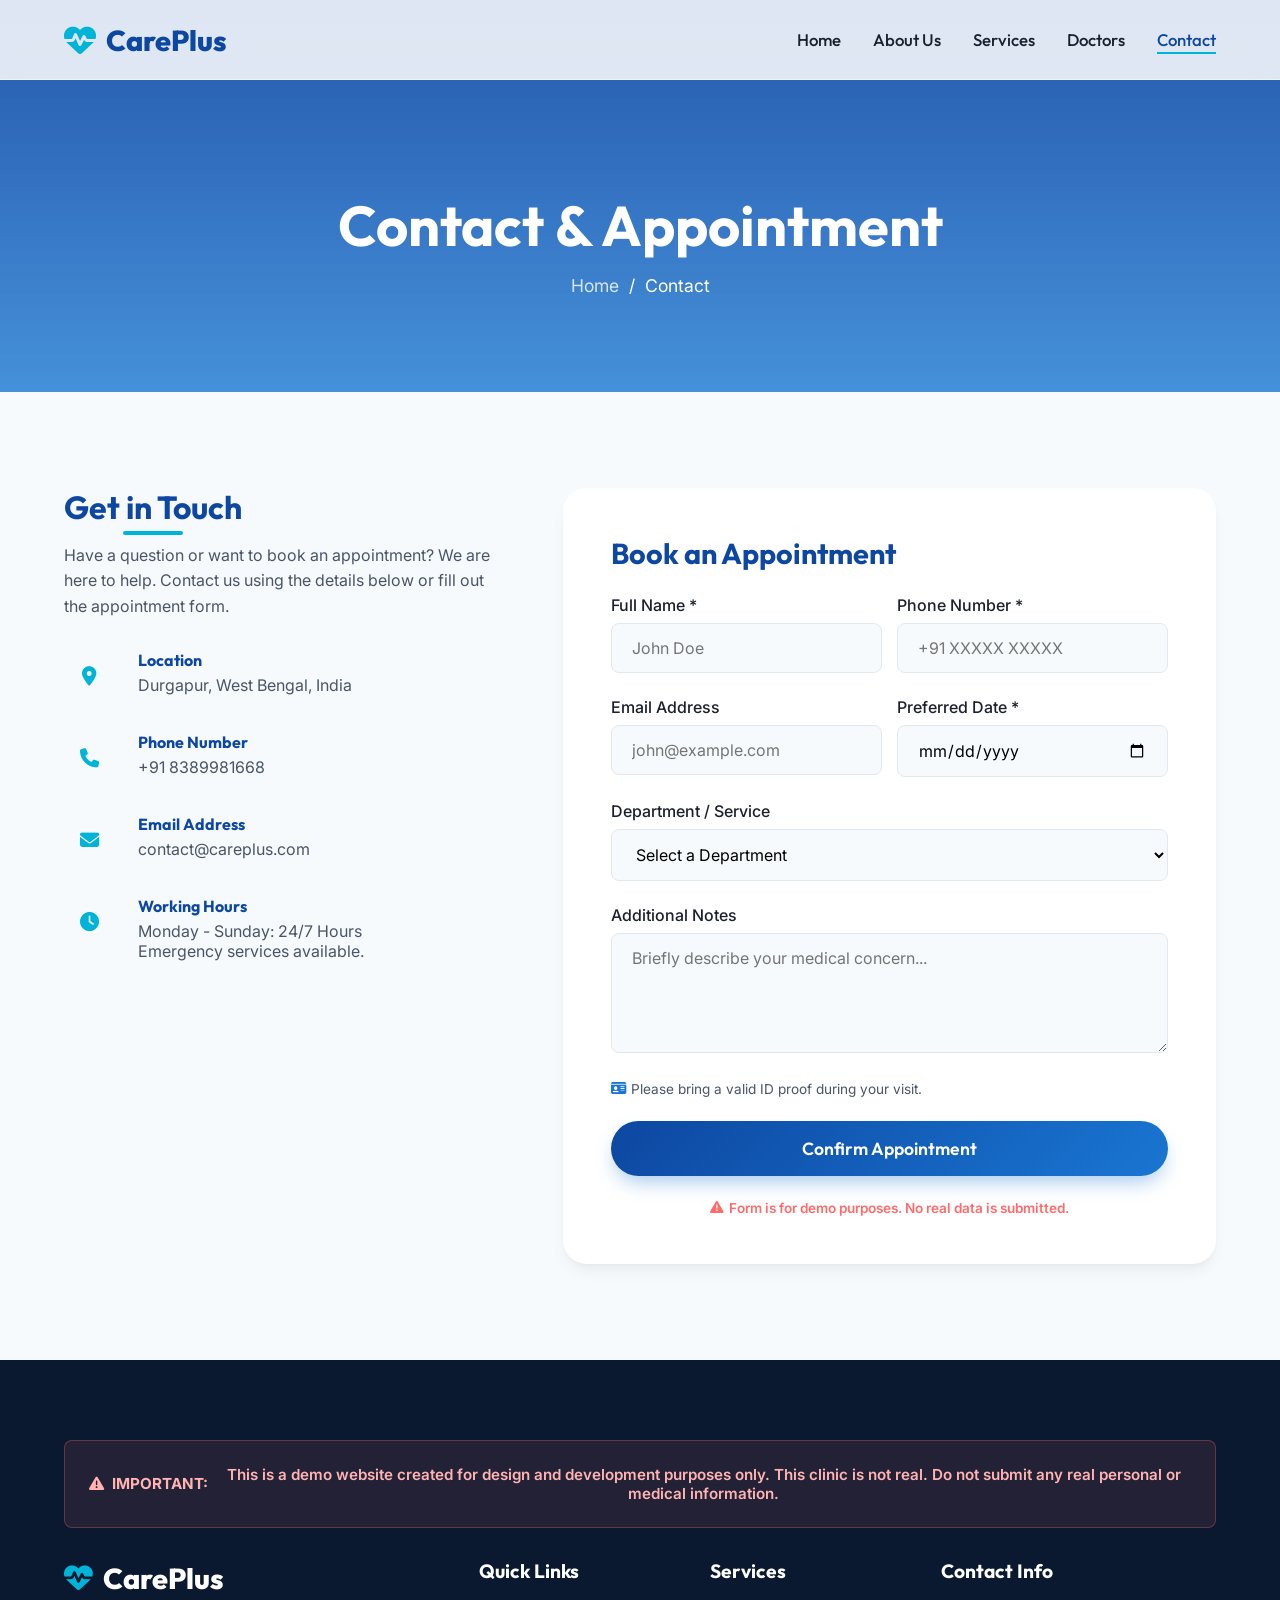
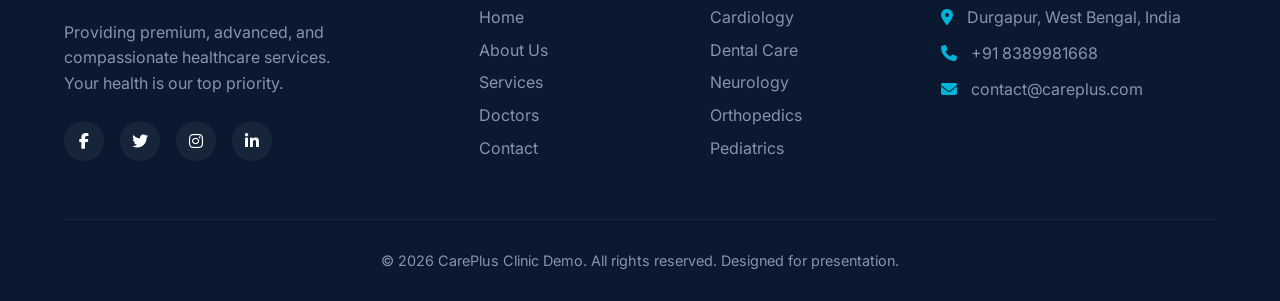
<file: contact.html>
<!DOCTYPE html>
<html lang="en">
<head>
    <meta charset="UTF-8">
    <meta name="viewport" content="width=device-width, initial-scale=1.0">
    <title>Contact Us & Appointments | CarePlus Clinic Demo</title>
    <!-- Font Awesome -->
    <link rel="stylesheet" href="https://cdnjs.cloudflare.com/ajax/libs/font-awesome/6.4.0/css/all.min.css">
    <!-- Custom CSS -->
    <link rel="stylesheet" href="css/style.css">
</head>
<body>

    <!-- Navbar -->
    <nav class="navbar">
        <div class="container nav-container">
            <a href="index.html" class="logo">
                <i class="fa-solid fa-heart-pulse"></i> <span>CarePlus</span>
            </a>
            <ul class="nav-links">
                <li><a href="index.html">Home</a></li>
                <li><a href="about.html">About Us</a></li>
                <li><a href="services.html">Services</a></li>
                <li><a href="doctors.html">Doctors</a></li>
                <li><a href="contact.html" class="active">Contact</a></li>
            </ul>
            <button class="mobile-menu-btn"><i class="fa-solid fa-bars"></i></button>
        </div>
    </nav>

    <!-- Inner Header -->
    <header class="inner-header">
        <div class="container reveal">
            <h1>Contact & Appointment</h1>
            <div class="breadcrumb">
                <a href="index.html">Home</a> / <span>Contact</span>
            </div>
        </div>
    </header>

    <!-- Contact & Form Section -->
    <section class="section-padding bg-light">
        <div class="container contact-grid">
            
            <div class="contact-info reveal-left">
                <h2 class="section-title" style="text-align:left; font-size:2rem;">Get in Touch</h2>
                <p style="color:var(--text-muted); margin-bottom:2rem; line-height:1.6;">Have a question or want to book an appointment? We are here to help. Contact us using the details below or fill out the appointment form.</p>
                
                <div class="contact-info-list">
                    <div class="contact-info-item">
                        <div class="contact-icon"><i class="fa-solid fa-location-dot"></i></div>
                        <div class="contact-details">
                            <h4>Location</h4>
                            <p>Durgapur, West Bengal, India</p>
                        </div>
                    </div>
                    <div class="contact-info-item">
                        <div class="contact-icon"><i class="fa-solid fa-phone"></i></div>
                        <div class="contact-details">
                            <h4>Phone Number</h4>
                            <p>+91 8389981668</p>
                        </div>
                    </div>
                    <div class="contact-info-item">
                        <div class="contact-icon"><i class="fa-solid fa-envelope"></i></div>
                        <div class="contact-details">
                            <h4>Email Address</h4>
                            <p>contact@careplus.com</p>
                        </div>
                    </div>
                    <div class="contact-info-item">
                        <div class="contact-icon"><i class="fa-solid fa-clock"></i></div>
                        <div class="contact-details">
                            <h4>Working Hours</h4>
                            <p>Monday - Sunday: 24/7 Hours<br>Emergency services available.</p>
                        </div>
                    </div>
                </div>
            </div>

            <div class="contact-form-container reveal-right">
                <h3 style="font-family:'Outfit', sans-serif; font-size:1.8rem; color:var(--primary-color); margin-bottom:1.5rem;">Book an Appointment</h3>
                <form id="demo-contact-form">
                    <div style="display:grid; grid-template-columns:1fr 1fr; gap:15px;">
                        <div class="form-group">
                            <label class="form-label" for="name">Full Name *</label>
                            <input type="text" id="name" class="form-control" placeholder="John Doe" required>
                        </div>
                        <div class="form-group">
                            <label class="form-label" for="phone">Phone Number *</label>
                            <input type="tel" id="phone" class="form-control" placeholder="+91 XXXXX XXXXX" required>
                        </div>
                    </div>
                    
                    <div style="display:grid; grid-template-columns:1fr 1fr; gap:15px;">
                        <div class="form-group">
                            <label class="form-label" for="email">Email Address</label>
                            <input type="email" id="email" class="form-control" placeholder="john@example.com">
                        </div>
                        <div class="form-group">
                            <label class="form-label" for="date">Preferred Date *</label>
                            <input type="date" id="date" class="form-control" required>
                        </div>
                    </div>

                    <div class="form-group">
                        <label class="form-label" for="service">Department / Service</label>
                        <select id="service" class="form-control">
                            <option value="">Select a Department</option>
                            <option value="General">General Checkup</option>
                            <option value="Cardiology">Cardiology</option>
                            <option value="Dental">Dental Care</option>
                            <option value="Neurology">Neurology</option>
                            <option value="Pediatrics">Pediatrics</option>
                        </select>
                    </div>
                    
                    <div class="form-group">
                        <label class="form-label" for="message">Additional Notes</label>
                        <textarea id="message" class="form-control" placeholder="Briefly describe your medical concern..."></textarea>
                    </div>

                    <div class="form-note" style="margin-bottom:1.5rem; color:var(--text-muted);">
                        <i class="fa-solid fa-id-card" style="color:var(--secondary-color);"></i> Please bring a valid ID proof during your visit.
                    </div>

                    <button type="submit" class="btn btn-primary" style="width:100%; font-size:1.1rem; padding:16px;">Confirm Appointment</button>
                    
                    <div class="form-note" style="justify-content:center; margin-top:1.5rem; color:#ff6b6b; font-weight:600;">
                        <i class="fa-solid fa-triangle-exclamation"></i> Form is for demo purposes. No real data is submitted.
                    </div>
                </form>
            </div>
            
        </div>
    </section>

    <!-- Footer -->
    <footer class="footer">
        <div class="container">
            <div class="demo-disclaimer">
                <p><i class="fa-solid fa-triangle-exclamation"></i> <strong>IMPORTANT:</strong> This is a demo website created for design and development purposes only. This clinic is not real. Do not submit any real personal or medical information.</p>
            </div>
            
            <div class="footer-grid">
                <div>
                    <div class="footer-logo">
                        <i class="fa-solid fa-heart-pulse"></i> CarePlus
                    </div>
                    <p class="footer-desc">Providing premium, advanced, and compassionate healthcare services. Your health is our top priority.</p>
                    <div class="social-links">
                        <a href="#"><i class="fa-brands fa-facebook-f"></i></a>
                        <a href="#"><i class="fa-brands fa-twitter"></i></a>
                        <a href="#"><i class="fa-brands fa-instagram"></i></a>
                        <a href="#"><i class="fa-brands fa-linkedin-in"></i></a>
                    </div>
                </div>
                
                <div>
                    <h4 class="footer-title">Quick Links</h4>
                    <ul class="footer-links">
                        <li><a href="index.html">Home</a></li>
                        <li><a href="about.html">About Us</a></li>
                        <li><a href="services.html">Services</a></li>
                        <li><a href="doctors.html">Doctors</a></li>
                        <li><a href="contact.html">Contact</a></li>
                    </ul>
                </div>
                
                <div>
                    <h4 class="footer-title">Services</h4>
                    <ul class="footer-links">
                        <li><a href="services.html">Cardiology</a></li>
                        <li><a href="services.html">Dental Care</a></li>
                        <li><a href="services.html">Neurology</a></li>
                        <li><a href="services.html">Orthopedics</a></li>
                        <li><a href="services.html">Pediatrics</a></li>
                    </ul>
                </div>
                
                <div>
                    <h4 class="footer-title">Contact Info</h4>
                    <ul class="footer-links">
                        <li style="color:#8892b0; margin-bottom:1rem;"><i class="fa-solid fa-location-dot" style="color:var(--accent-color); margin-right:10px;"></i> Durgapur, West Bengal, India</li>
                        <li style="margin-bottom:1rem;"><a href="tel:+918389981668"><i class="fa-solid fa-phone" style="color:var(--accent-color); margin-right:10px;"></i> +91 8389981668</a></li>
                        <li><a href="mailto:contact@careplus.com"><i class="fa-solid fa-envelope" style="color:var(--accent-color); margin-right:10px;"></i> contact@careplus.com</a></li>
                    </ul>
                </div>
            </div>
            
            <div class="footer-bottom">
                <p>&copy; 2026 CarePlus Clinic Demo. All rights reserved. Designed for presentation.</p>
            </div>
        </div>
    </footer>

    <!-- Success Modal Popup -->
    <div class="modal-overlay" id="success-modal">
        <div class="modal-content">
            <div class="modal-icon"><i class="fa-solid fa-check"></i></div>
            <h3>Request Received!</h3>
            <p>This is a demo form. No data has been submitted, but your UI interaction was successful.</p>
            <button class="btn btn-secondary" id="close-modal">Close Window</button>
        </div>
    </div>

    <!-- Custom JS -->
    <script src="js/main.js"></script>
</body>
</html>
</file>
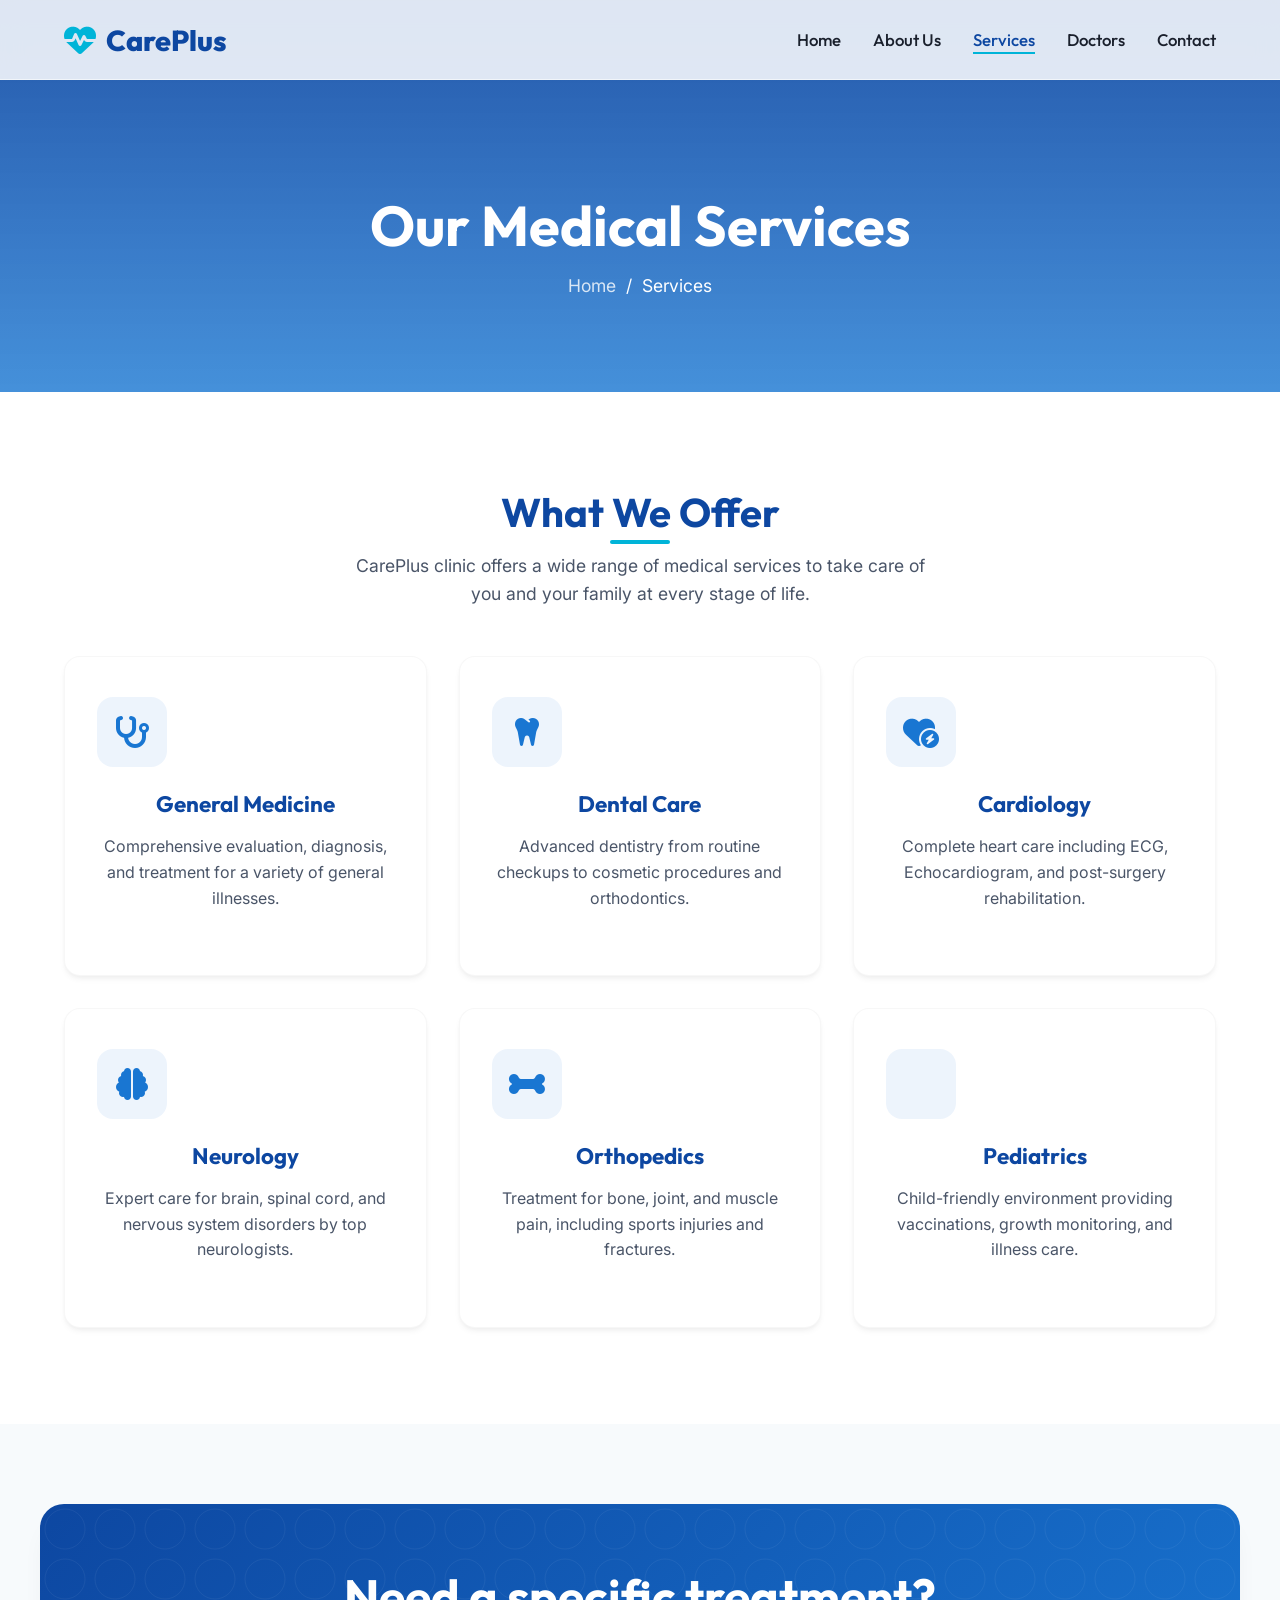
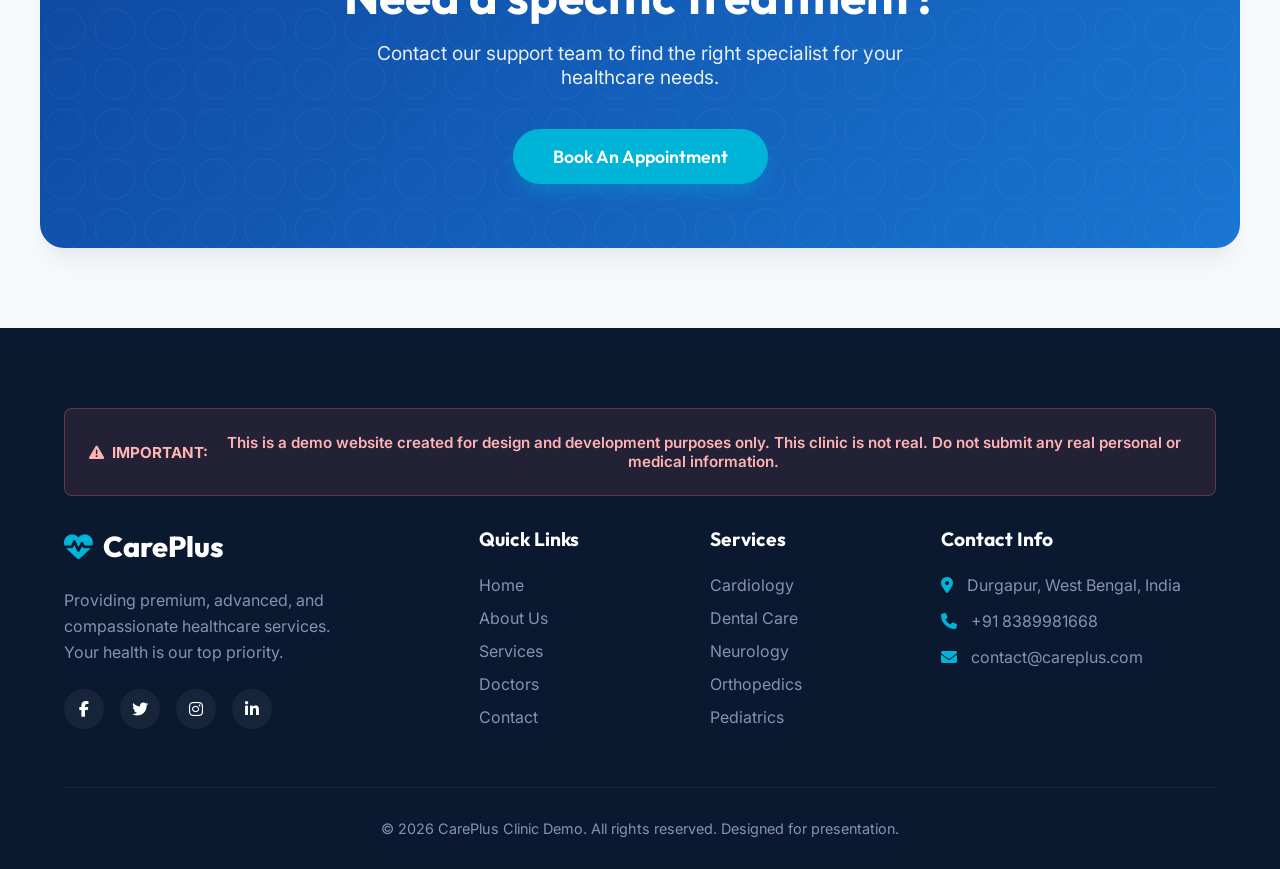
<file: services.html>
<!DOCTYPE html>
<html lang="en">
<head>
    <meta charset="UTF-8">
    <meta name="viewport" content="width=device-width, initial-scale=1.0">
    <title>Services | CarePlus Clinic Demo</title>
    <!-- Font Awesome -->
    <link rel="stylesheet" href="https://cdnjs.cloudflare.com/ajax/libs/font-awesome/6.4.0/css/all.min.css">
    <!-- Custom CSS -->
    <link rel="stylesheet" href="css/style.css">
</head>
<body>

    <!-- Navbar -->
    <nav class="navbar">
        <div class="container nav-container">
            <a href="index.html" class="logo">
                <i class="fa-solid fa-heart-pulse"></i> <span>CarePlus</span>
            </a>
            <ul class="nav-links">
                <li><a href="index.html">Home</a></li>
                <li><a href="about.html">About Us</a></li>
                <li><a href="services.html" class="active">Services</a></li>
                <li><a href="doctors.html">Doctors</a></li>
                <li><a href="contact.html">Contact</a></li>
            </ul>
            <button class="mobile-menu-btn"><i class="fa-solid fa-bars"></i></button>
        </div>
    </nav>

    <!-- Inner Header -->
    <header class="inner-header">
        <div class="container reveal">
            <h1>Our Medical Services</h1>
            <div class="breadcrumb">
                <a href="index.html">Home</a> / <span>Services</span>
            </div>
        </div>
    </header>

    <!-- Services Section -->
    <section class="section-padding bg-white">
        <div class="container text-center">
            <h2 class="section-title reveal">What We Offer</h2>
            <p class="section-subtitle reveal">CarePlus clinic offers a wide range of medical services to take care of you and your family at every stage of life.</p>
            
            <div class="services-grid reveal">
                <!-- Service 1 -->
                <div class="service-card">
                    <div class="service-icon"><i class="fa-solid fa-stethoscope"></i></div>
                    <h3>General Medicine</h3>
                    <p>Comprehensive evaluation, diagnosis, and treatment for a variety of general illnesses.</p>
                </div>
                <!-- Service 2 -->
                <div class="service-card">
                    <div class="service-icon"><i class="fa-solid fa-tooth"></i></div>
                    <h3>Dental Care</h3>
                    <p>Advanced dentistry from routine checkups to cosmetic procedures and orthodontics.</p>
                </div>
                <!-- Service 3 -->
                <div class="service-card">
                    <div class="service-icon"><i class="fa-solid fa-heart-circle-bolt"></i></div>
                    <h3>Cardiology</h3>
                    <p>Complete heart care including ECG, Echocardiogram, and post-surgery rehabilitation.</p>
                </div>
                <!-- Service 4 -->
                <div class="service-card">
                    <div class="service-icon"><i class="fa-solid fa-brain"></i></div>
                    <h3>Neurology</h3>
                    <p>Expert care for brain, spinal cord, and nervous system disorders by top neurologists.</p>
                </div>
                <!-- Service 5 -->
                <div class="service-card">
                    <div class="service-icon"><i class="fa-solid fa-bone"></i></div>
                    <h3>Orthopedics</h3>
                    <p>Treatment for bone, joint, and muscle pain, including sports injuries and fractures.</p>
                </div>
                <!-- Service 6 -->
                <div class="service-card">
                    <div class="service-icon"><i class="fa-solid fa-baby-carousel"></i></div>
                    <h3>Pediatrics</h3>
                    <p>Child-friendly environment providing vaccinations, growth monitoring, and illness care.</p>
                </div>
            </div>
        </div>
    </section>

    <!-- CTA Banner -->
    <section class="cta-section container reveal">
        <div class="cta-banner">
            <div class="cta-content">
                <h2>Need a specific treatment?</h2>
                <p>Contact our support team to find the right specialist for your healthcare needs.</p>
                <a href="contact.html" class="btn btn-accent" style="padding: 16px 40px; font-size:1.1rem;">Book an Appointment</a>
            </div>
        </div>
    </section>

    <!-- Footer -->
    <footer class="footer">
        <div class="container">
            <div class="demo-disclaimer">
                <p><i class="fa-solid fa-triangle-exclamation"></i> <strong>IMPORTANT:</strong> This is a demo website created for design and development purposes only. This clinic is not real. Do not submit any real personal or medical information.</p>
            </div>
            
            <div class="footer-grid">
                <div>
                    <div class="footer-logo">
                        <i class="fa-solid fa-heart-pulse"></i> CarePlus
                    </div>
                    <p class="footer-desc">Providing premium, advanced, and compassionate healthcare services. Your health is our top priority.</p>
                    <div class="social-links">
                        <a href="#"><i class="fa-brands fa-facebook-f"></i></a>
                        <a href="#"><i class="fa-brands fa-twitter"></i></a>
                        <a href="#"><i class="fa-brands fa-instagram"></i></a>
                        <a href="#"><i class="fa-brands fa-linkedin-in"></i></a>
                    </div>
                </div>
                
                <div>
                    <h4 class="footer-title">Quick Links</h4>
                    <ul class="footer-links">
                        <li><a href="index.html">Home</a></li>
                        <li><a href="about.html">About Us</a></li>
                        <li><a href="services.html">Services</a></li>
                        <li><a href="doctors.html">Doctors</a></li>
                        <li><a href="contact.html">Contact</a></li>
                    </ul>
                </div>
                
                <div>
                    <h4 class="footer-title">Services</h4>
                    <ul class="footer-links">
                        <li><a href="services.html">Cardiology</a></li>
                        <li><a href="services.html">Dental Care</a></li>
                        <li><a href="services.html">Neurology</a></li>
                        <li><a href="services.html">Orthopedics</a></li>
                        <li><a href="services.html">Pediatrics</a></li>
                    </ul>
                </div>
                
                <div>
                    <h4 class="footer-title">Contact Info</h4>
                    <ul class="footer-links">
                        <li style="color:#8892b0; margin-bottom:1rem;"><i class="fa-solid fa-location-dot" style="color:var(--accent-color); margin-right:10px;"></i> Durgapur, West Bengal, India</li>
                        <li style="margin-bottom:1rem;"><a href="tel:+918389981668"><i class="fa-solid fa-phone" style="color:var(--accent-color); margin-right:10px;"></i> +91 8389981668</a></li>
                        <li><a href="mailto:contact@careplus.com"><i class="fa-solid fa-envelope" style="color:var(--accent-color); margin-right:10px;"></i> contact@careplus.com</a></li>
                    </ul>
                </div>
            </div>
            
            <div class="footer-bottom">
                <p>&copy; 2026 CarePlus Clinic Demo. All rights reserved. Designed for presentation.</p>
            </div>
        </div>
    </footer>

    <!-- Custom JS -->
    <script src="js/main.js"></script>
</body>
</html>
</file>
<file: css/style.css>
@import url('https://fonts.googleapis.com/css2?family=Outfit:wght@300;400;500;600;700;800&family=Inter:wght@300;400;500;600&display=swap');

:root {
  /* Colors */
  --primary-color: #0d47a1; /* Deep Trust Blue */
  --secondary-color: #1976d2; /* Vibrant Blue */
  --accent-color: #00b4d8; /* Teal / Cyan Accent */
  --highlight-color: #ff6b6b; /* Warm Accent */
  
  --bg-color: #f7fafc;
  --surface-color: #ffffff;
  
  --text-dark: #1a202c;
  --text-muted: #4a5568;
  --text-light: #f7fafc;
  
  /* Layout */
  --nav-height: 80px;
  --container-width: 1200px;
  
  /* Shadows & Glassmorphism */
  --shadow-sm: 0 4px 6px -1px rgba(0,0,0,0.05), 0 2px 4px -1px rgba(0,0,0,0.03);
  --shadow-md: 0 10px 15px -3px rgba(0,0,0,0.05), 0 4px 6px -2px rgba(0,0,0,0.03);
  --shadow-lg: 0 20px 25px -5px rgba(0,0,0,0.05), 0 10px 10px -5px rgba(0,0,0,0.02);
  --shadow-hover: 0 25px 30px -5px rgba(0, 180, 216, 0.15), 0 15px 15px -5px rgba(0,0,0,0.04);
  
  --glass-bg: rgba(255, 255, 255, 0.85);
  --glass-border: 1px solid rgba(255, 255, 255, 0.6);
  --glass-blur: blur(12px);
  
  /* Transitions */
  --transition-fast: 0.2s ease;
  --transition-normal: 0.4s cubic-bezier(0.16, 1, 0.3, 1);
  --transition-slow: 0.6s cubic-bezier(0.16, 1, 0.3, 1);
  
  /* Radius */
  --radius-sm: 8px;
  --radius-md: 16px;
  --radius-lg: 24px;
  --radius-full: 9999px;
}

/* ================= Reset & Base ================= */
* {
  margin: 0;
  padding: 0;
  box-sizing: border-box;
}

html {
  scroll-behavior: smooth;
  font-family: 'Inter', sans-serif;
  color: var(--text-dark);
}

h1, h2, h3, h4, h5, h6 {
  font-family: 'Outfit', sans-serif;
  font-weight: 700;
  line-height: 1.2;
}

body {
  background-color: var(--bg-color);
  overflow-x: hidden;
  -webkit-font-smoothing: antialiased;
}

a {
  text-decoration: none;
  color: inherit;
}

ul {
  list-style: none;
}

img {
  max-width: 100%;
  height: auto;
  display: block;
}

.container {
  max-width: var(--container-width);
  margin: 0 auto;
  padding: 0 24px;
}

/* ================= Typography & Utilities ================= */
.text-center { text-align: center; }
.section-title {
  font-size: 2.5rem;
  color: var(--primary-color);
  margin-bottom: 1rem;
  position: relative;
  display: inline-block;
}
.section-title::after {
  content: '';
  position: absolute;
  bottom: -8px;
  left: 50%;
  transform: translateX(-50%);
  width: 60px;
  height: 4px;
  background: var(--accent-color);
  border-radius: var(--radius-full);
}
.section-subtitle {
  font-size: 1.1rem;
  color: var(--text-muted);
  max-width: 600px;
  margin: 0 auto 3rem;
  line-height: 1.6;
}

.section-padding { padding: 6rem 0; }
.bg-white { background-color: var(--surface-color); }
.bg-light { background-color: var(--bg-color); }

/* Buttons */
.btn {
  display: inline-flex;
  align-items: center;
  justify-content: center;
  gap: 8px;
  padding: 14px 32px;
  font-family: 'Outfit', sans-serif;
  font-weight: 600;
  font-size: 1.05rem;
  border-radius: var(--radius-full);
  cursor: pointer;
  transition: var(--transition-normal);
  border: none;
  outline: none;
  text-transform: capitalize;
}

.btn-primary {
  background: linear-gradient(135deg, var(--primary-color) 0%, var(--secondary-color) 100%);
  color: white;
  box-shadow: 0 10px 20px -5px rgba(25, 118, 210, 0.4);
}
.btn-primary:hover {
  transform: translateY(-3px);
  box-shadow: 0 15px 25px -5px rgba(25, 118, 210, 0.5);
}

.btn-secondary {
  background: white;
  color: var(--primary-color);
  box-shadow: var(--shadow-sm);
  border: 2px solid transparent;
}
.btn-secondary:hover {
  border-color: var(--primary-color);
  transform: translateY(-3px);
}

.btn-accent {
  background: var(--accent-color);
  color: white;
  box-shadow: 0 10px 20px -5px rgba(0, 180, 216, 0.4);
}
.btn-accent:hover {
  background: #0096b4;
  transform: translateY(-3px);
}

/* ================= Navbar ================= */
.navbar {
  position: fixed;
  top: 0;
  left: 0;
  width: 100%;
  height: var(--nav-height);
  background: var(--glass-bg);
  backdrop-filter: var(--glass-blur);
  -webkit-backdrop-filter: var(--glass-blur);
  border-bottom: var(--glass-border);
  z-index: 1000;
  transition: var(--transition-normal);
}
.navbar.scrolled {
  height: 70px;
  box-shadow: var(--shadow-sm);
}

.nav-container {
  display: flex;
  align-items: center;
  justify-content: space-between;
  height: 100%;
}

.logo {
  display: flex;
  align-items: center;
  gap: 10px;
  font-family: 'Outfit', sans-serif;
  font-size: 1.8rem;
  font-weight: 800;
  color: var(--primary-color);
}
.logo i {
  color: var(--accent-color);
  font-size: 2rem;
}

.nav-links {
  display: flex;
  gap: 2rem;
  align-items: center;
}
.nav-links li a {
  font-family: 'Outfit', sans-serif;
  font-weight: 500;
  color: var(--text-dark);
  font-size: 1.05rem;
  transition: var(--transition-fast);
  position: relative;
}
.nav-links li a::after {
  content: '';
  position: absolute;
  bottom: -4px;
  left: 0;
  width: 0;
  height: 2px;
  background: var(--accent-color);
  transition: var(--transition-normal);
}
.nav-links li a:hover, .nav-links li a.active {
  color: var(--primary-color);
}
.nav-links li a:hover::after, .nav-links li a.active::after {
  width: 100%;
}

.mobile-menu-btn {
  display: none;
  font-size: 1.5rem;
  color: var(--text-dark);
  cursor: pointer;
  background: none;
  border: none;
}

/* ================= Hero Section ================= */
.hero {
  padding-top: calc(var(--nav-height) + 4rem);
  padding-bottom: 6rem;
  min-height: 100vh;
  display: flex;
  align-items: center;
  background: linear-gradient(135deg, #f0f7fb 0%, #e1f0fe 100%);
  position: relative;
  overflow: hidden;
}

/* Abstract shapes in BG */
.hero::before, .hero::after {
  content: '';
  position: absolute;
  border-radius: 50%;
  filter: blur(80px);
  z-index: 0;
}
.hero::before {
  width: 600px;
  height: 600px;
  background: rgba(0, 180, 216, 0.15);
  top: -100px;
  right: -200px;
}
.hero::after {
  width: 400px;
  height: 400px;
  background: rgba(25, 118, 210, 0.1);
  bottom: -50px;
  left: -100px;
}

.hero-container {
  display: flex;
  align-items: center;
  justify-content: space-between;
  gap: 4rem;
  position: relative;
  z-index: 1;
}

.hero-content {
  flex: 1;
  max-width: 600px;
}

.hero-subtitle {
  display: inline-block;
  padding: 6px 16px;
  background: rgba(0, 180, 216, 0.1);
  color: var(--secondary-color);
  border-radius: var(--radius-full);
  font-weight: 600;
  font-size: 0.95rem;
  margin-bottom: 1.5rem;
  border: 1px solid rgba(0, 180, 216, 0.2);
}

.hero h1 {
  font-size: 4rem;
  color: var(--primary-color);
  margin-bottom: 1.5rem;
}
.hero h1 span {
  color: var(--accent-color);
}

.hero-desc {
  font-size: 1.2rem;
  color: var(--text-muted);
  line-height: 1.7;
  margin-bottom: 2.5rem;
}

.hero-btns {
  display: flex;
  gap: 1rem;
}

.hero-image {
  flex: 1;
  position: relative;
  display: flex;
  justify-content: center;
}
.hero-image-wrapper {
  position: relative;
  border-radius: var(--radius-lg);
  overflow: hidden;
  box-shadow: var(--shadow-lg);
  border: 8px solid white;
}
.hero-image img {
  border-radius: calc(var(--radius-lg) - 8px);
  object-fit: cover;
  width: 100%;
}
.floating-card {
  position: absolute;
  background: var(--glass-bg);
  backdrop-filter: var(--glass-blur);
  border: var(--glass-border);
  padding: 1.2rem;
  border-radius: var(--radius-md);
  box-shadow: var(--shadow-md);
  display: flex;
  align-items: center;
  gap: 15px;
  animation: float 6s ease-in-out infinite;
}
.floating-card.active-patients {
  bottom: 20px;
  left: -40px;
  animation-delay: 1s;
}
.floating-card.rating {
  top: 40px;
  right: -30px;
  animation-delay: 0s;
}
.floating-icon {
  width: 45px;
  height: 45px;
  background: var(--accent-color);
  color: white;
  border-radius: 50%;
  display: flex;
  align-items: center;
  justify-content: center;
  font-size: 1.2rem;
}
.floating-card.rating .floating-icon { background: #ffbb00; }

@keyframes float {
  0% { transform: translateY(0px); }
  50% { transform: translateY(-15px); }
  100% { transform: translateY(0px); }
}

/* ================= Services Overview ================= */
.services-grid {
  display: grid;
  grid-template-columns: repeat(auto-fit, minmax(280px, 1fr));
  gap: 2rem;
}
.service-card {
  background: var(--surface-color);
  border-radius: var(--radius-md);
  padding: 2.5rem 2rem;
  box-shadow: var(--shadow-sm);
  transition: var(--transition-normal);
  border: 1px solid rgba(0,0,0,0.03);
  position: relative;
  overflow: hidden;
  z-index: 1;
}
.service-card::before {
  content: '';
  position: absolute;
  top: 0; left: 0; width: 100%; height: 100%;
  background: linear-gradient(135deg, transparent 0%, rgba(0, 180, 216, 0.03) 100%);
  z-index: -1;
  opacity: 0;
  transition: var(--transition-normal);
}
.service-card:hover {
  transform: translateY(-10px);
  box-shadow: var(--shadow-hover);
  border-color: rgba(0, 180, 216, 0.2);
}
.service-card:hover::before { opacity: 1; }

.service-icon {
  width: 70px;
  height: 70px;
  background: rgba(25, 118, 210, 0.08);
  color: var(--secondary-color);
  border-radius: var(--radius-md);
  display: flex;
  align-items: center;
  justify-content: center;
  font-size: 2rem;
  margin-bottom: 1.5rem;
  transition: var(--transition-normal);
}
.service-card:hover .service-icon {
  background: var(--secondary-color);
  color: white;
  transform: scale(1.1) rotate(-5deg);
}

.service-card h3 {
  font-size: 1.4rem;
  margin-bottom: 1rem;
  color: var(--primary-color);
}
.service-card p {
  color: var(--text-muted);
  line-height: 1.6;
  margin-bottom: 1.5rem;
}
.service-link {
  color: var(--accent-color);
  font-weight: 600;
  display: inline-flex;
  align-items: center;
  gap: 5px;
  font-size: 0.95rem;
  text-transform: uppercase;
  letter-spacing: 0.5px;
}
.service-link i { transition: var(--transition-fast); }
.service-link:hover i { transform: translateX(5px); }

/* ================= Why Choose Us ================= */
.features-container {
  display: flex;
  align-items: center;
  gap: 4rem;
}
.features-image {
  flex: 1;
  border-radius: var(--radius-lg);
  overflow: hidden;
  position: relative;
  box-shadow: var(--shadow-lg);
}
.features-content {
  flex: 1;
}
.feature-item {
  display: flex;
  gap: 1.5rem;
  margin-bottom: 2rem;
}
.feature-icon {
  flex-shrink: 0;
  width: 60px;
  height: 60px;
  background: white;
  border-radius: 50%;
  display: flex;
  align-items: center;
  justify-content: center;
  font-size: 1.5rem;
  color: var(--accent-color);
  box-shadow: var(--shadow-md);
}
.feature-text h4 {
  font-size: 1.3rem;
  margin-bottom: 0.5rem;
  color: var(--primary-color);
}
.feature-text p {
  color: var(--text-muted);
  line-height: 1.6;
}

/* ================= Doctors ================= */
.doctors-grid {
  display: grid;
  grid-template-columns: repeat(auto-fit, minmax(250px, 1fr));
  gap: 2rem;
}
.doctor-card {
  background: white;
  border-radius: var(--radius-md);
  overflow: hidden;
  box-shadow: var(--shadow-sm);
  transition: var(--transition-normal);
}
.doctor-card:hover {
  transform: translateY(-10px);
  box-shadow: var(--shadow-hover);
}
.doctor-img-container {
  height: 300px;
  overflow: hidden;
  position: relative;
}
.doctor-img-container img {
  width: 100%;
  height: 100%;
  object-fit: cover;
  transition: var(--transition-slow);
}
.doctor-card:hover .doctor-img-container img {
  transform: scale(1.05);
}
.doctor-info {
  padding: 1.5rem;
  text-align: center;
}
.doctor-info h3 {
  font-size: 1.3rem;
  color: var(--primary-color);
  margin-bottom: 0.3rem;
}
.doctor-specialty {
  color: var(--accent-color);
  font-weight: 500;
  font-size: 0.95rem;
  margin-bottom: 0.8rem;
  display: block;
}
.doctor-exp {
  color: var(--text-muted);
  font-size: 0.9rem;
  border-top: 1px solid #eee;
  padding-top: 0.8rem;
}

/* ================= Testimonials ================= */
.testimonials {
  background: var(--bg-color);
}
.testimonial-grid {
  display: grid;
  grid-template-columns: repeat(auto-fit, minmax(320px, 1fr));
  gap: 2rem;
}
.testimonial-card {
  background: white;
  padding: 2.5rem;
  border-radius: var(--radius-md);
  box-shadow: var(--shadow-sm);
  position: relative;
}
.quote-icon {
  position: absolute;
  top: 20px;
  right: 20px;
  font-size: 3rem;
  color: rgba(0, 180, 216, 0.1);
}
.testimonial-text {
  font-style: italic;
  color: var(--text-muted);
  line-height: 1.7;
  margin-bottom: 2rem;
  position: relative;
  z-index: 1;
}
.testimonial-author {
  display: flex;
  align-items: center;
  gap: 1rem;
}
.author-avatar {
  width: 50px;
  height: 50px;
  border-radius: 50%;
  background: var(--secondary-color);
  color: white;
  display: flex;
  align-items: center;
  justify-content: center;
  font-weight: bold;
  font-size: 1.2rem;
}
.author-info h5 {
  color: var(--primary-color);
  font-size: 1.1rem;
}
.author-info .stars i {
  color: #ffbb00;
  font-size: 0.8rem;
}

/* ================= CTA Banner ================= */
.cta-section {
  padding: 5rem 0;
}
.cta-banner {
  background: linear-gradient(135deg, var(--primary-color) 0%, var(--secondary-color) 100%);
  border-radius: var(--radius-lg);
  padding: 4rem 3rem;
  text-align: center;
  color: white;
  position: relative;
  overflow: hidden;
  box-shadow: var(--shadow-lg);
}
.cta-banner::before {
  content: '';
  position: absolute;
  top: 0; left: 0; width: 100%; height: 100%;
  background: url('data:image/svg+xml;utf8,<svg width="100" height="100" viewBox="0 0 100 100" xmlns="http://www.w3.org/2000/svg"><circle cx="50" cy="50" r="40" stroke="rgba(255,255,255,0.1)" stroke-width="2" fill="none"/></svg>') repeat;
  background-size: 50px 50px;
  opacity: 0.5;
}
.cta-content {
  position: relative;
  z-index: 1;
}
.cta-banner h2 {
  font-size: 3rem;
  margin-bottom: 1rem;
}
.cta-banner p {
  font-size: 1.2rem;
  margin-bottom: 2.5rem;
  opacity: 0.9;
  max-width: 600px;
  margin-left: auto;
  margin-right: auto;
}

/* ================= Stats Counter ================= */
.stats-container {
  display: grid;
  grid-template-columns: repeat(4, 1fr);
  gap: 2rem;
  padding: 4rem 0;
  border-top: 1px solid #eaeaea;
  border-bottom: 1px solid #eaeaea;
}
.stat-box {
  text-align: center;
}
.stat-number {
  font-family: 'Outfit', sans-serif;
  font-size: 3rem;
  font-weight: 800;
  color: var(--primary-color);
  margin-bottom: 0.5rem;
  display: flex;
  justify-content: center;
  align-items: center;
}
.stat-number span {
  color: var(--accent-color);
}
.stat-title {
  color: var(--text-muted);
  font-weight: 500;
  font-size: 1.1rem;
}

/* ================= Inner Page Headers ================= */
.inner-header {
  padding: 12rem 0 6rem;
  background: linear-gradient(rgba(13, 71, 161, 0.9), rgba(25, 118, 210, 0.8)), url('https://images.unsplash.com/photo-1519494026892-80bbd2d6fd0d?ixlib=rb-4.0.3&auto=format&fit=crop&w=2000&q=80') center/cover;
  text-align: center;
  color: white;
}
.inner-header h1 {
  font-size: 3.5rem;
  margin-bottom: 1rem;
}
.breadcrumb {
  display: flex;
  justify-content: center;
  gap: 10px;
  font-size: 1.1rem;
}
.breadcrumb a {
  color: rgba(255,255,255,0.8);
  transition: var(--transition-fast);
}
.breadcrumb a:hover { color: white; }

/* ================= Contact Section ================= */
.contact-grid {
  display: grid;
  grid-template-columns: 1fr 1.5fr;
  gap: 4rem;
}
.contact-info-list {
  display: flex;
  flex-direction: column;
  gap: 2rem;
}
.contact-info-item {
  display: flex;
  gap: 1.5rem;
  align-items: flex-start;
}
.contact-icon {
  width: 50px;
  height: 50px;
  background: var(--bg-color);
  color: var(--accent-color);
  border-radius: 50%;
  display: flex;
  align-items: center;
  justify-content: center;
  font-size: 1.2rem;
  flex-shrink: 0;
}
.contact-details h4 {
  color: var(--primary-color);
  margin-bottom: 0.3rem;
}
.contact-details p {
  color: var(--text-muted);
}

.contact-form-container {
  background: white;
  padding: 3rem;
  border-radius: var(--radius-lg);
  box-shadow: var(--shadow-md);
}
.form-group {
  margin-bottom: 1.5rem;
  position: relative;
}
.form-label {
  display: block;
  margin-bottom: 0.5rem;
  font-weight: 500;
  color: var(--text-dark);
}
.form-control {
  width: 100%;
  padding: 14px 20px;
  border: 1px solid #e2e8f0;
  border-radius: var(--radius-sm);
  font-family: inherit;
  font-size: 1rem;
  transition: var(--transition-fast);
  background: var(--bg-color);
}
.form-control:focus {
  outline: none;
  border-color: var(--accent-color);
  box-shadow: 0 0 0 4px rgba(0, 180, 216, 0.1);
  background: white;
}
textarea.form-control {
  min-height: 120px;
  resize: vertical;
}
.form-note {
  font-size: 0.85rem;
  color: var(--highlight-color);
  margin-top: 1rem;
  display: flex;
  align-items: center;
  gap: 5px;
}

/* ================= Footer ================= */
.footer {
  background: #0a192f;
  color: white;
  padding: 5rem 0 2rem;
  margin-top: auto;
}
.footer-grid {
  display: grid;
  grid-template-columns: 2fr 1fr 1fr 1.5fr;
  gap: 3rem;
  margin-bottom: 3rem;
}
.footer-logo {
  font-family: 'Outfit', sans-serif;
  font-size: 1.8rem;
  font-weight: 800;
  color: white;
  display: flex;
  align-items: center;
  gap: 10px;
  margin-bottom: 1.5rem;
}
.footer-logo i { color: var(--accent-color); }
.footer-desc {
  color: #8892b0;
  line-height: 1.6;
  margin-bottom: 1.5rem;
  max-width: 300px;
}
.social-links {
  display: flex;
  gap: 1rem;
}
.social-links a {
  width: 40px;
  height: 40px;
  background: rgba(255,255,255,0.05);
  display: flex;
  align-items: center;
  justify-content: center;
  border-radius: 50%;
  color: white;
  transition: var(--transition-fast);
}
.social-links a:hover {
  background: var(--accent-color);
  transform: translateY(-3px);
}
.footer-title {
  font-family: 'Outfit', sans-serif;
  font-size: 1.2rem;
  margin-bottom: 1.5rem;
  color: white;
}
.footer-links li {
  margin-bottom: 0.8rem;
}
.footer-links a {
  color: #8892b0;
  transition: var(--transition-fast);
}
.footer-links a:hover {
  color: var(--accent-color);
  padding-left: 5px;
}

/* Demo Disclaimer Warning */
.demo-disclaimer {
  background: rgba(255, 107, 107, 0.1);
  border: 1px solid rgba(255, 107, 107, 0.3);
  padding: 1.5rem;
  border-radius: var(--radius-sm);
  text-align: center;
  margin-bottom: 2rem;
}
.demo-disclaimer p {
  color: #ffb3b3;
  font-weight: 600;
  font-size: 0.95rem;
  display: flex;
  align-items: center;
  justify-content: center;
  gap: 8px;
}

.footer-bottom {
  text-align: center;
  padding-top: 2rem;
  border-top: 1px solid rgba(255,255,255,0.05);
  color: #8892b0;
  font-size: 0.9rem;
}

/* Floating WhatsApp Button */
.whatsapp-float {
  position: fixed;
  bottom: 30px;
  right: 30px;
  width: 60px;
  height: 60px;
  background-color: #25d366;
  color: white;
  border-radius: 50%;
  display: flex;
  align-items: center;
  justify-content: center;
  font-size: 35px;
  box-shadow: var(--shadow-lg);
  z-index: 100;
  transition: var(--transition-normal);
  text-decoration: none;
}
.whatsapp-float:hover {
  transform: scale(1.1) rotate(10deg);
  background-color: #1ebe57;
}

/* Modal Popup */
.modal-overlay {
  position: fixed;
  top: 0; left: 0; width: 100%; height: 100%;
  background: rgba(0,0,0,0.5);
  backdrop-filter: blur(5px);
  z-index: 2000;
  display: flex;
  align-items: center;
  justify-content: center;
  opacity: 0;
  pointer-events: none;
  transition: var(--transition-fast);
}
.modal-overlay.active {
  opacity: 1;
  pointer-events: all;
}
.modal-content {
  background: white;
  padding: 3rem;
  border-radius: var(--radius-lg);
  text-align: center;
  max-width: 400px;
  transform: translateY(20px) scale(0.95);
  transition: var(--transition-normal);
  box-shadow: var(--shadow-lg);
}
.modal-overlay.active .modal-content {
  transform: translateY(0) scale(1);
}
.modal-icon {
  width: 80px;
  height: 80px;
  background: #dbfbee;
  color: #059669;
  border-radius: 50%;
  display: flex;
  align-items: center;
  justify-content: center;
  font-size: 2rem;
  margin: 0 auto 1.5rem;
}
.modal-content h3 {
  font-size: 1.5rem;
  color: var(--primary-color);
  margin-bottom: 1rem;
}
.modal-content p {
  color: var(--text-muted);
  margin-bottom: 2rem;
}

/* Scroll Reveal Classes */
.reveal {
  opacity: 0;
  transform: translateY(30px);
  transition: all 0.8s ease-out;
}
.reveal.active {
  opacity: 1;
  transform: translateY(0);
}
.reveal-left {
  opacity: 0;
  transform: translateX(-50px);
  transition: all 0.8s ease-out;
}
.reveal-left.active {
  opacity: 1;
  transform: translateX(0);
}
.reveal-right {
  opacity: 0;
  transform: translateX(50px);
  transition: all 0.8s ease-out;
}
.reveal-right.active {
  opacity: 1;
  transform: translateX(0);
}

/* ================= Responsive ================= */
@media (max-width: 1024px) {
  .hero h1 { font-size: 3rem; }
  .features-container { flex-direction: column; }
  .contact-grid { grid-template-columns: 1fr; }
  .footer-grid { grid-template-columns: 1fr 1fr; }
  .stats-container { grid-template-columns: repeat(2, 1fr); }
}

@media (max-width: 768px) {
  .nav-links {
    position: fixed;
    top: var(--nav-height);
    left: -100%;
    width: 100%;
    height: calc(100vh - var(--nav-height));
    background: var(--surface-color);
    flex-direction: column;
    justify-content: center;
    gap: 2rem;
    transition: var(--transition-normal);
  }
  .nav-links.active { left: 0; }
  .mobile-menu-btn { display: block; }
  .nav-links li a { font-size: 1.5rem; }
  
  .hero-container {
    flex-direction: column;
    text-align: center;
  }
  .hero-btns { justify-content: center; }
  .hero h1 { font-size: 2.5rem; }
  .floating-card { display: none; } /* Hide floating cards on mobile to reduce clutter */
  
  .footer-grid { grid-template-columns: 1fr; text-align: center; }
  .footer-logo { justify-content: center; }
  .social-links { justify-content: center; }
  .footer-desc { margin: 0 auto 1.5rem; }
  
  .inner-header { padding: 8rem 0 4rem; }
  .inner-header h1 { font-size: 2.5rem; }
  
  .stats-container { grid-template-columns: 1fr; }
}
</file>
